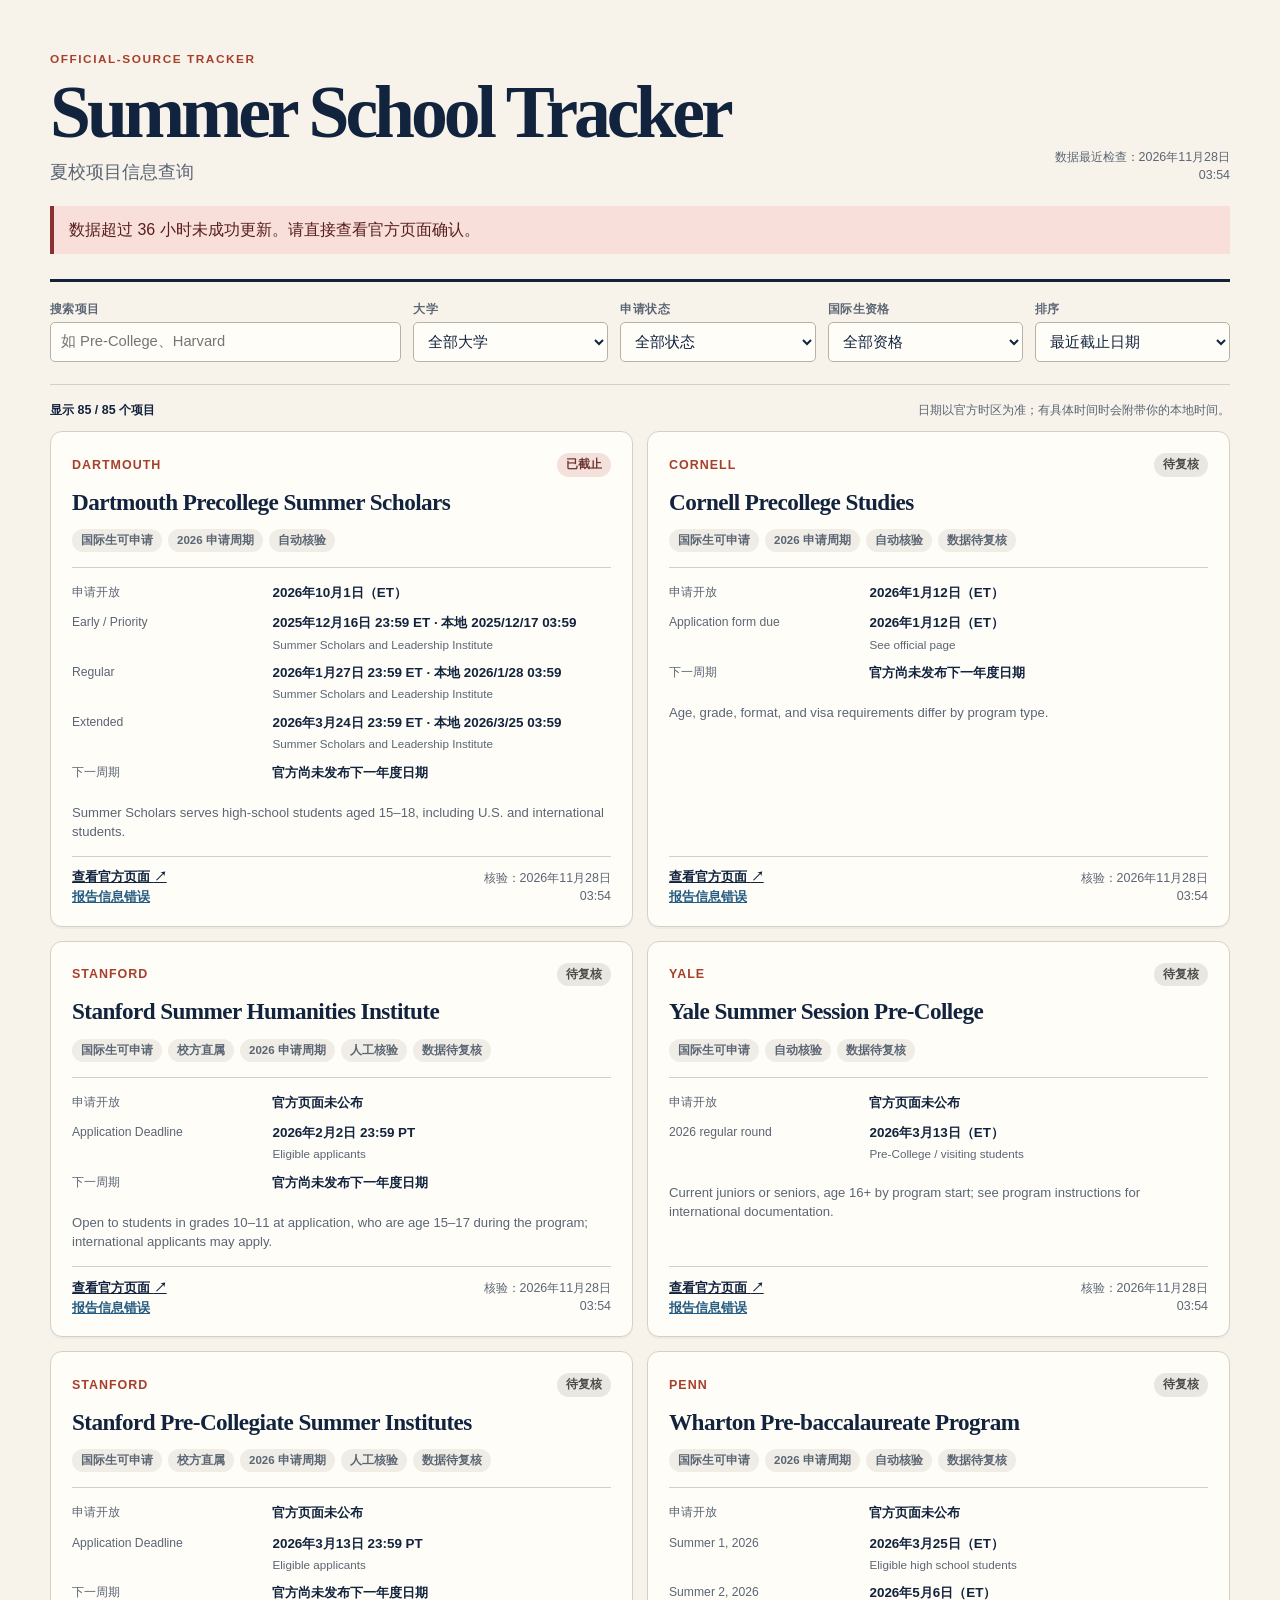
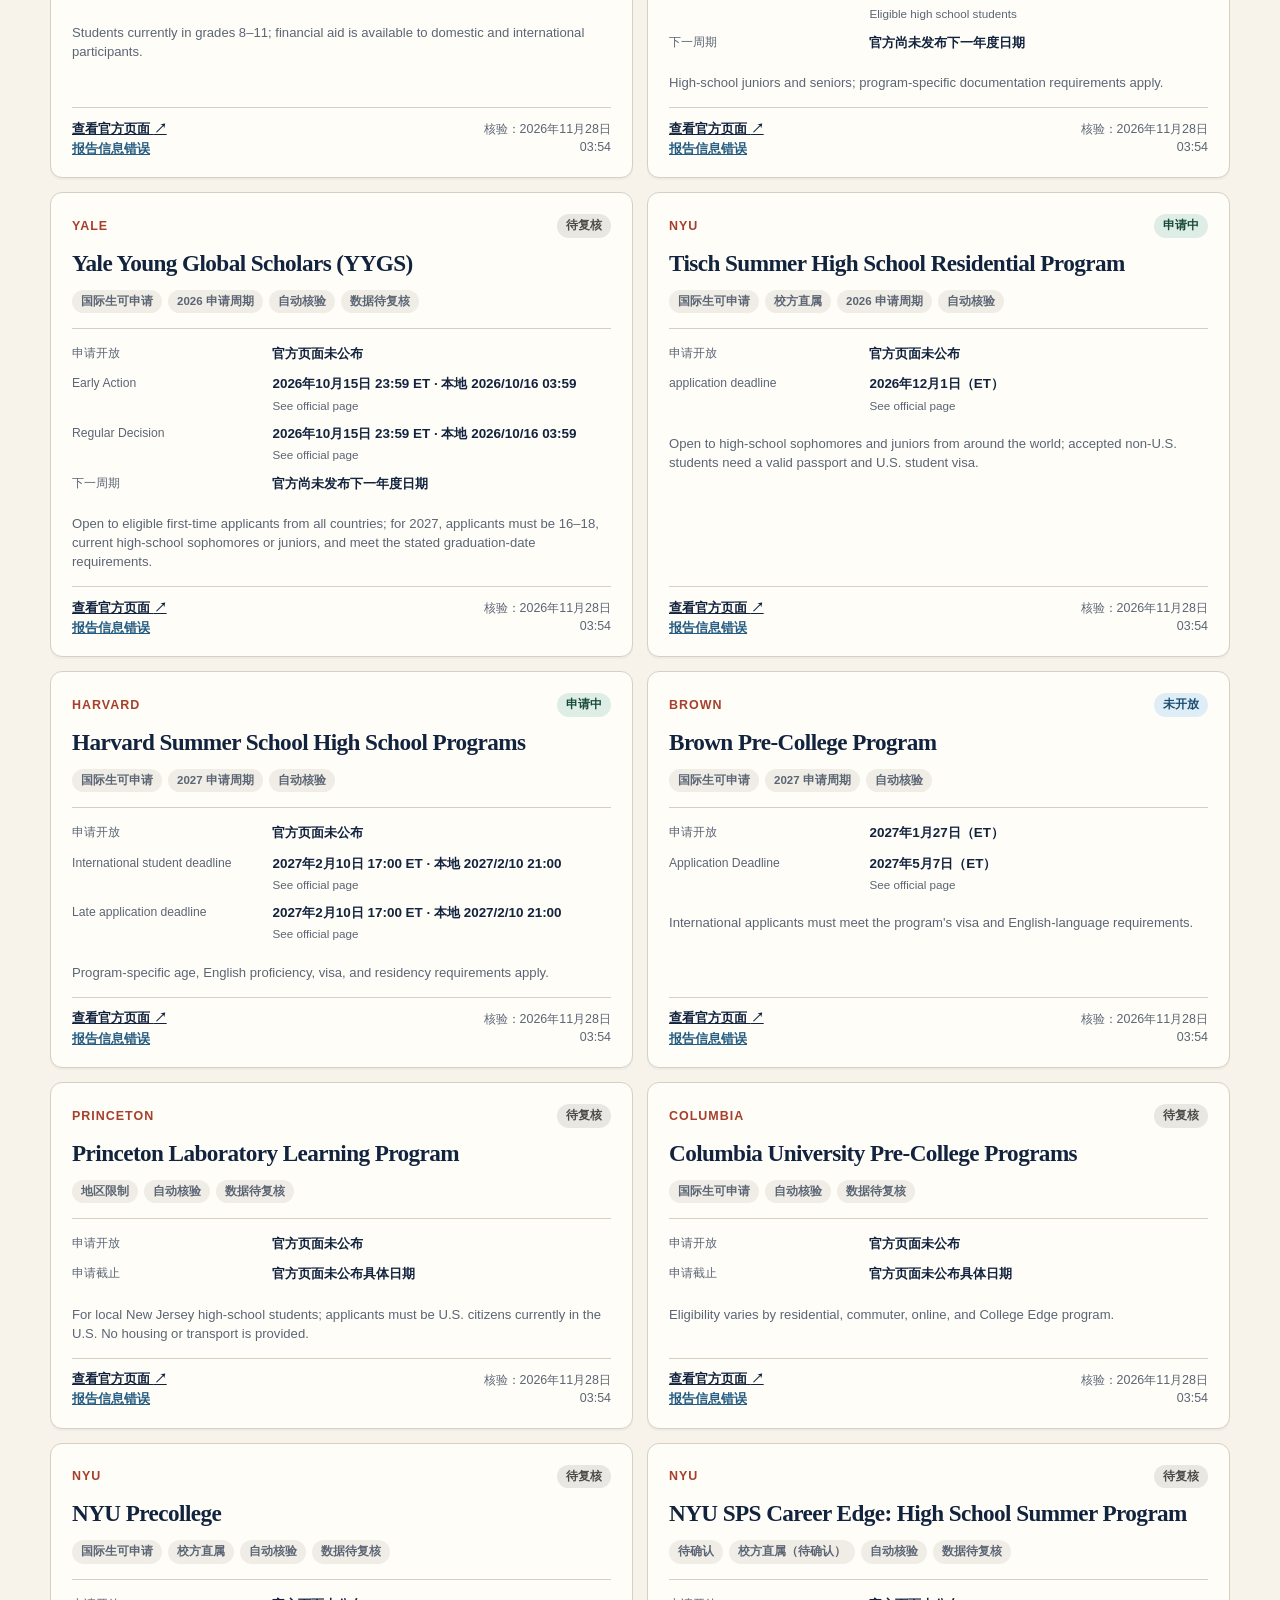
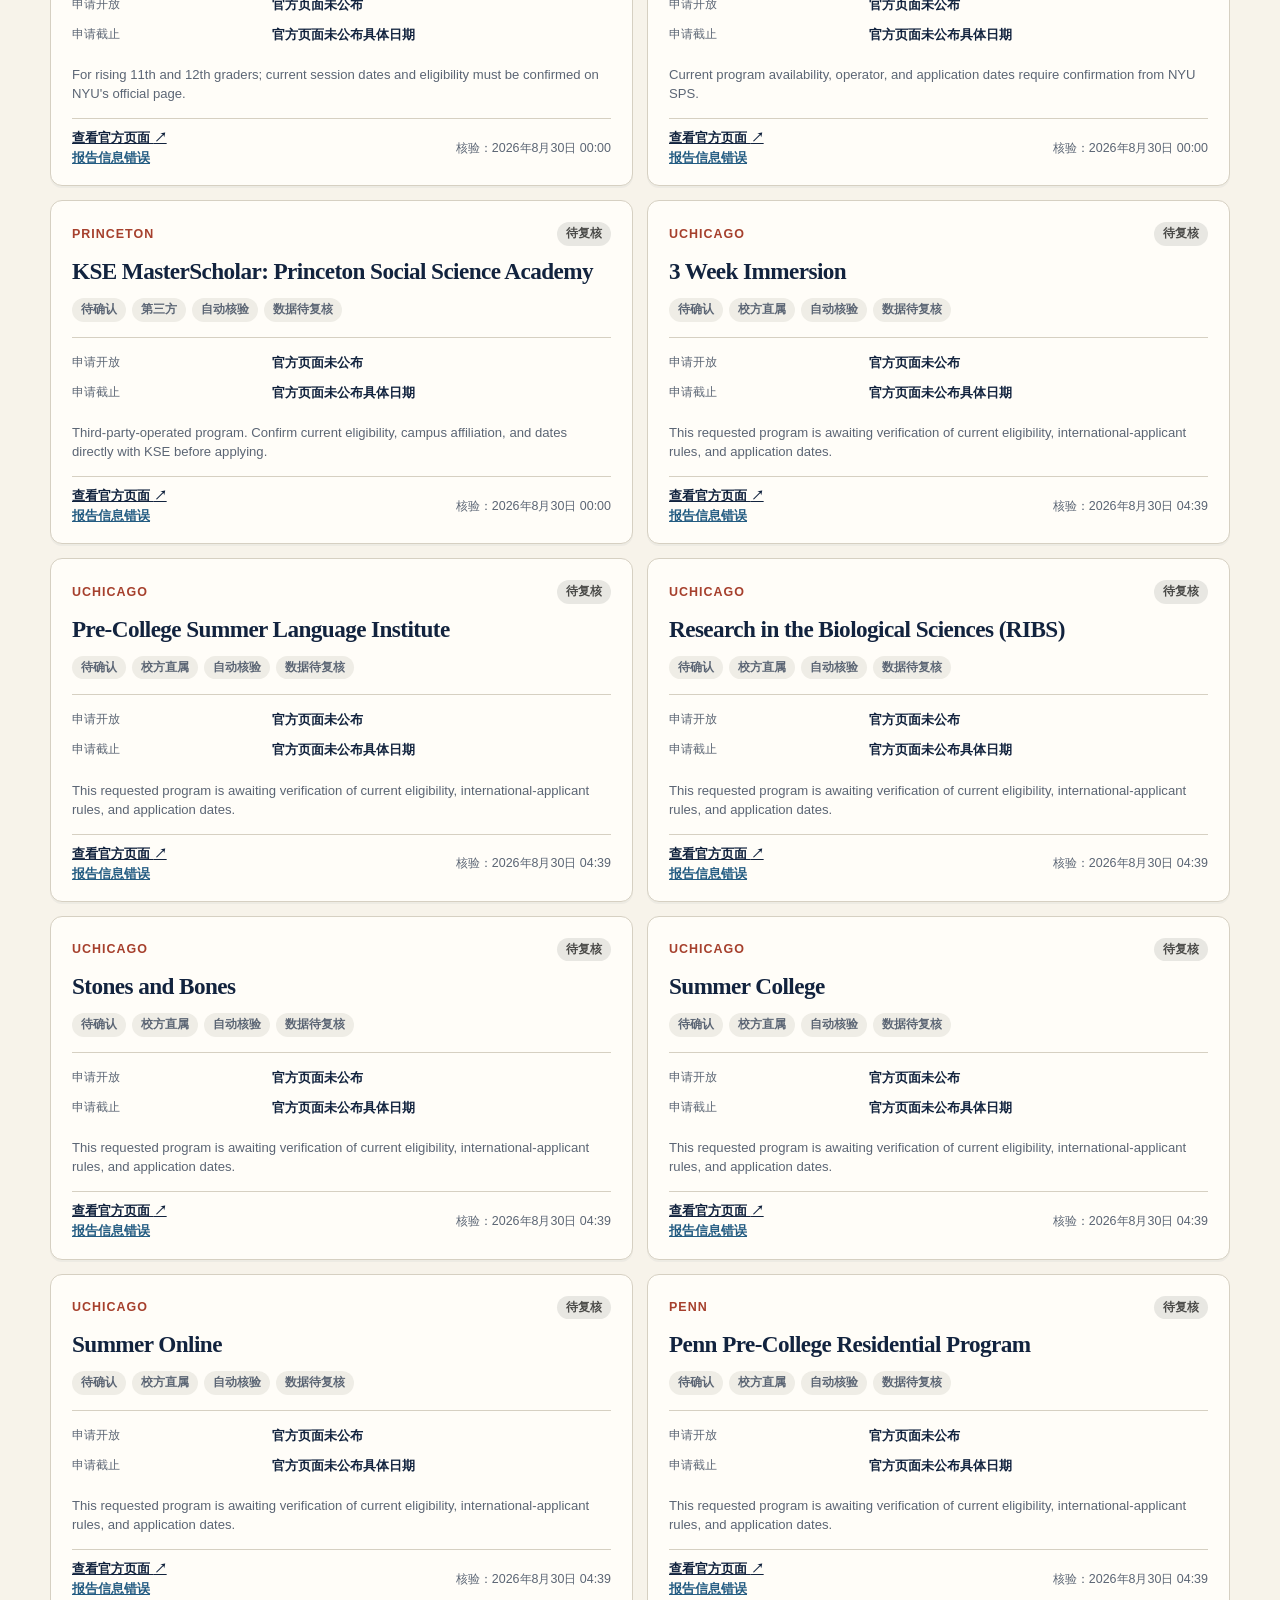
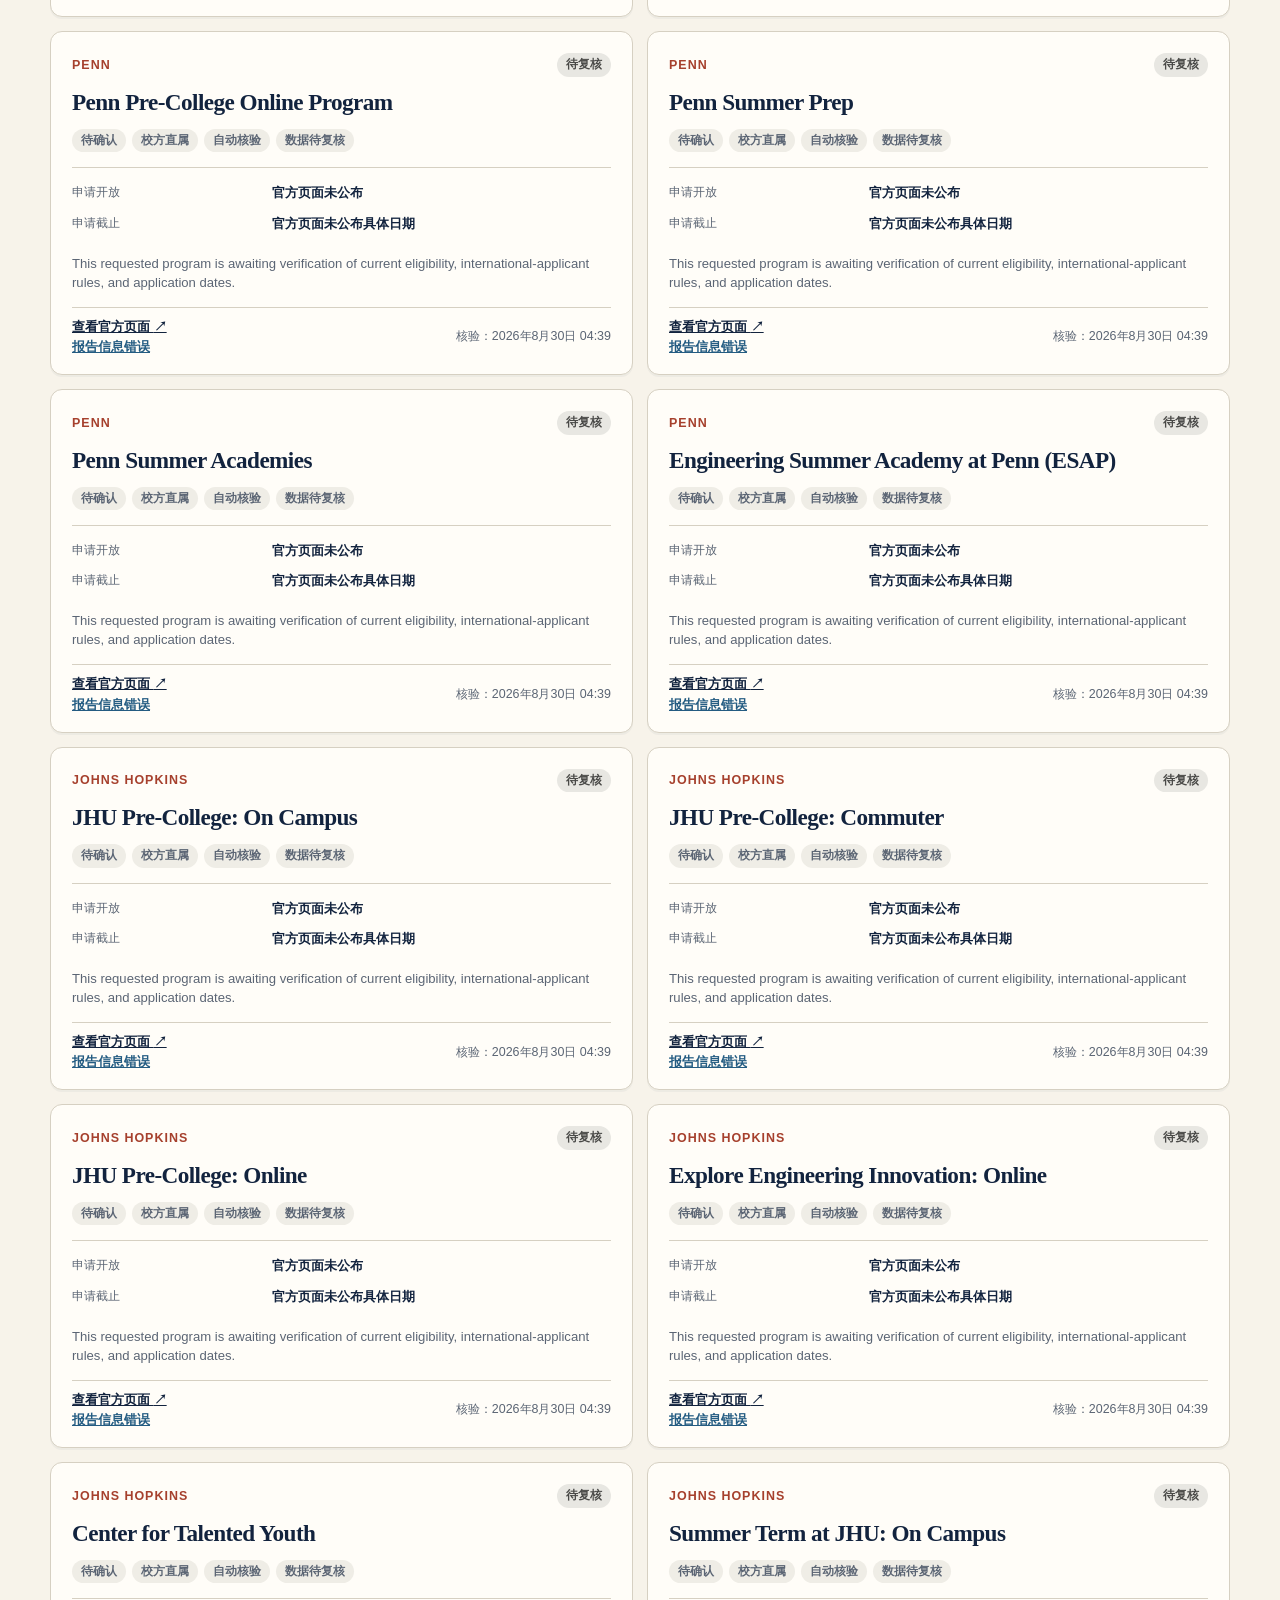
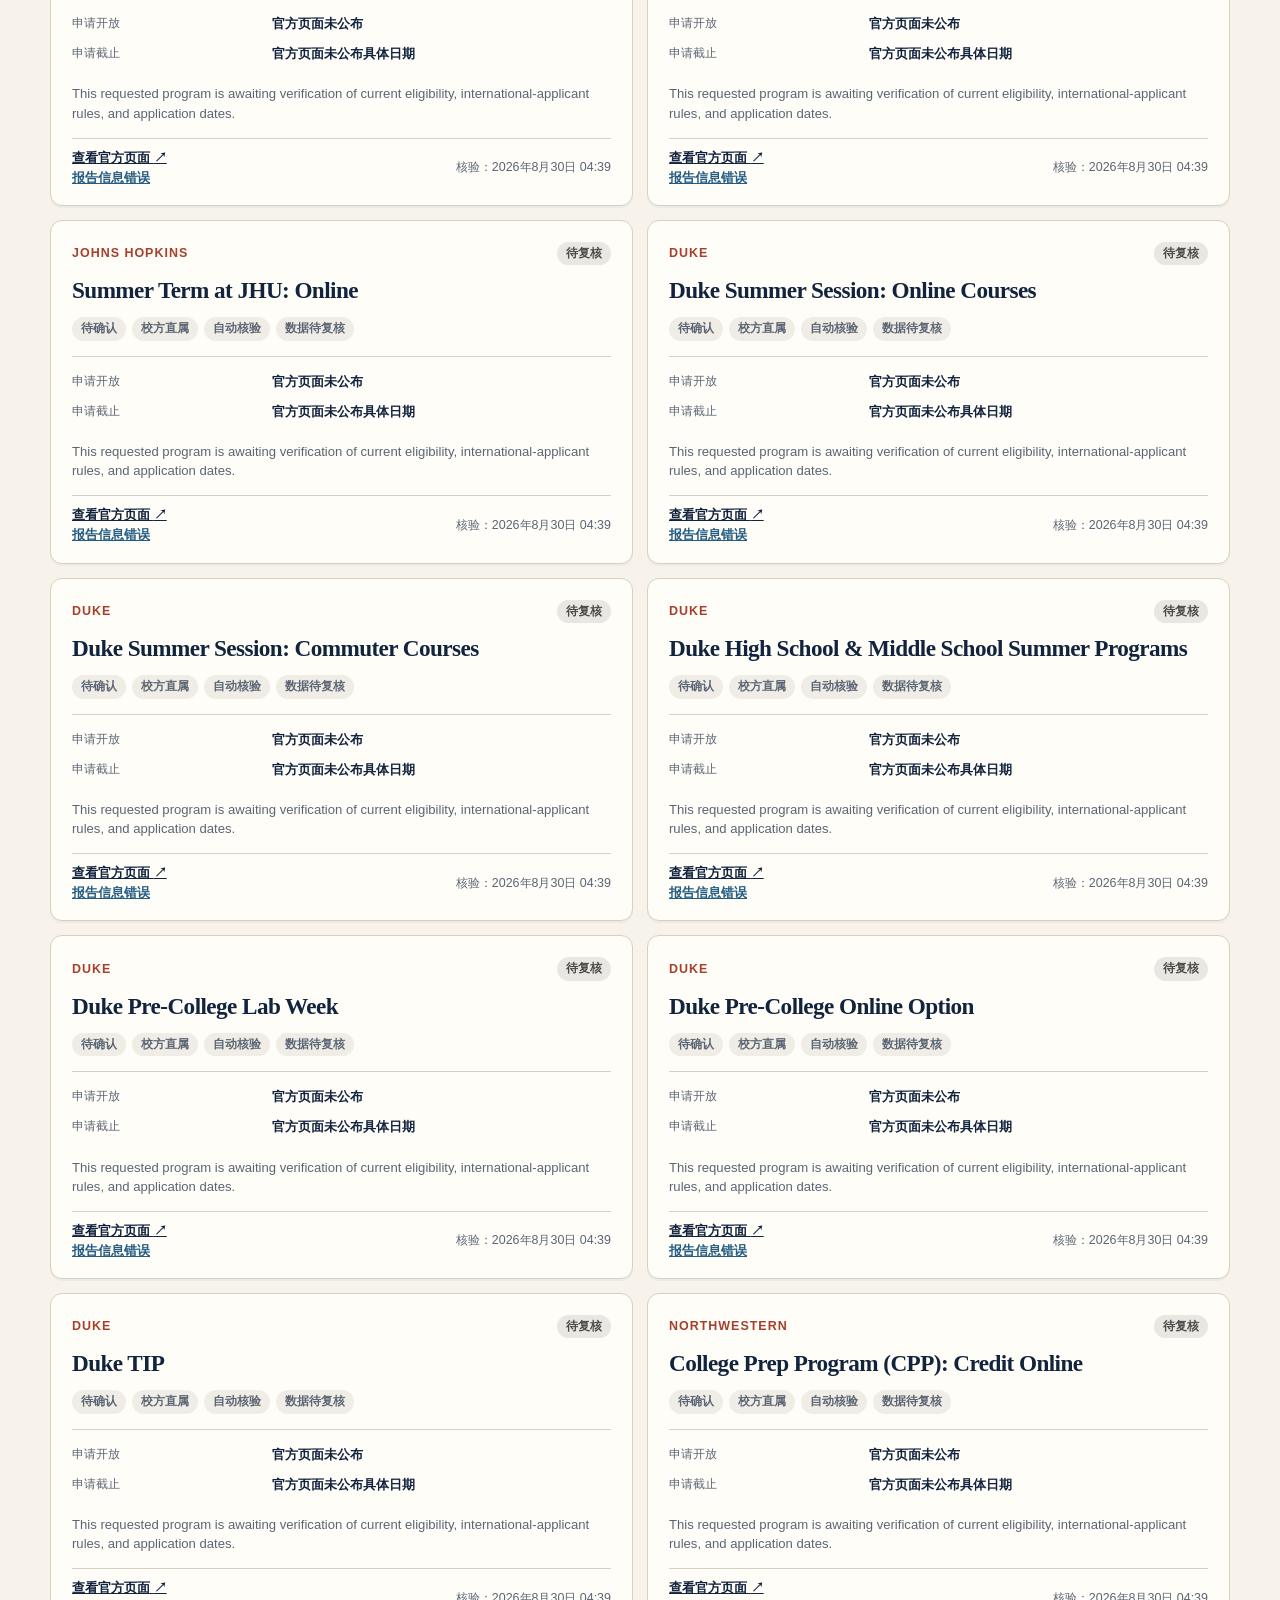
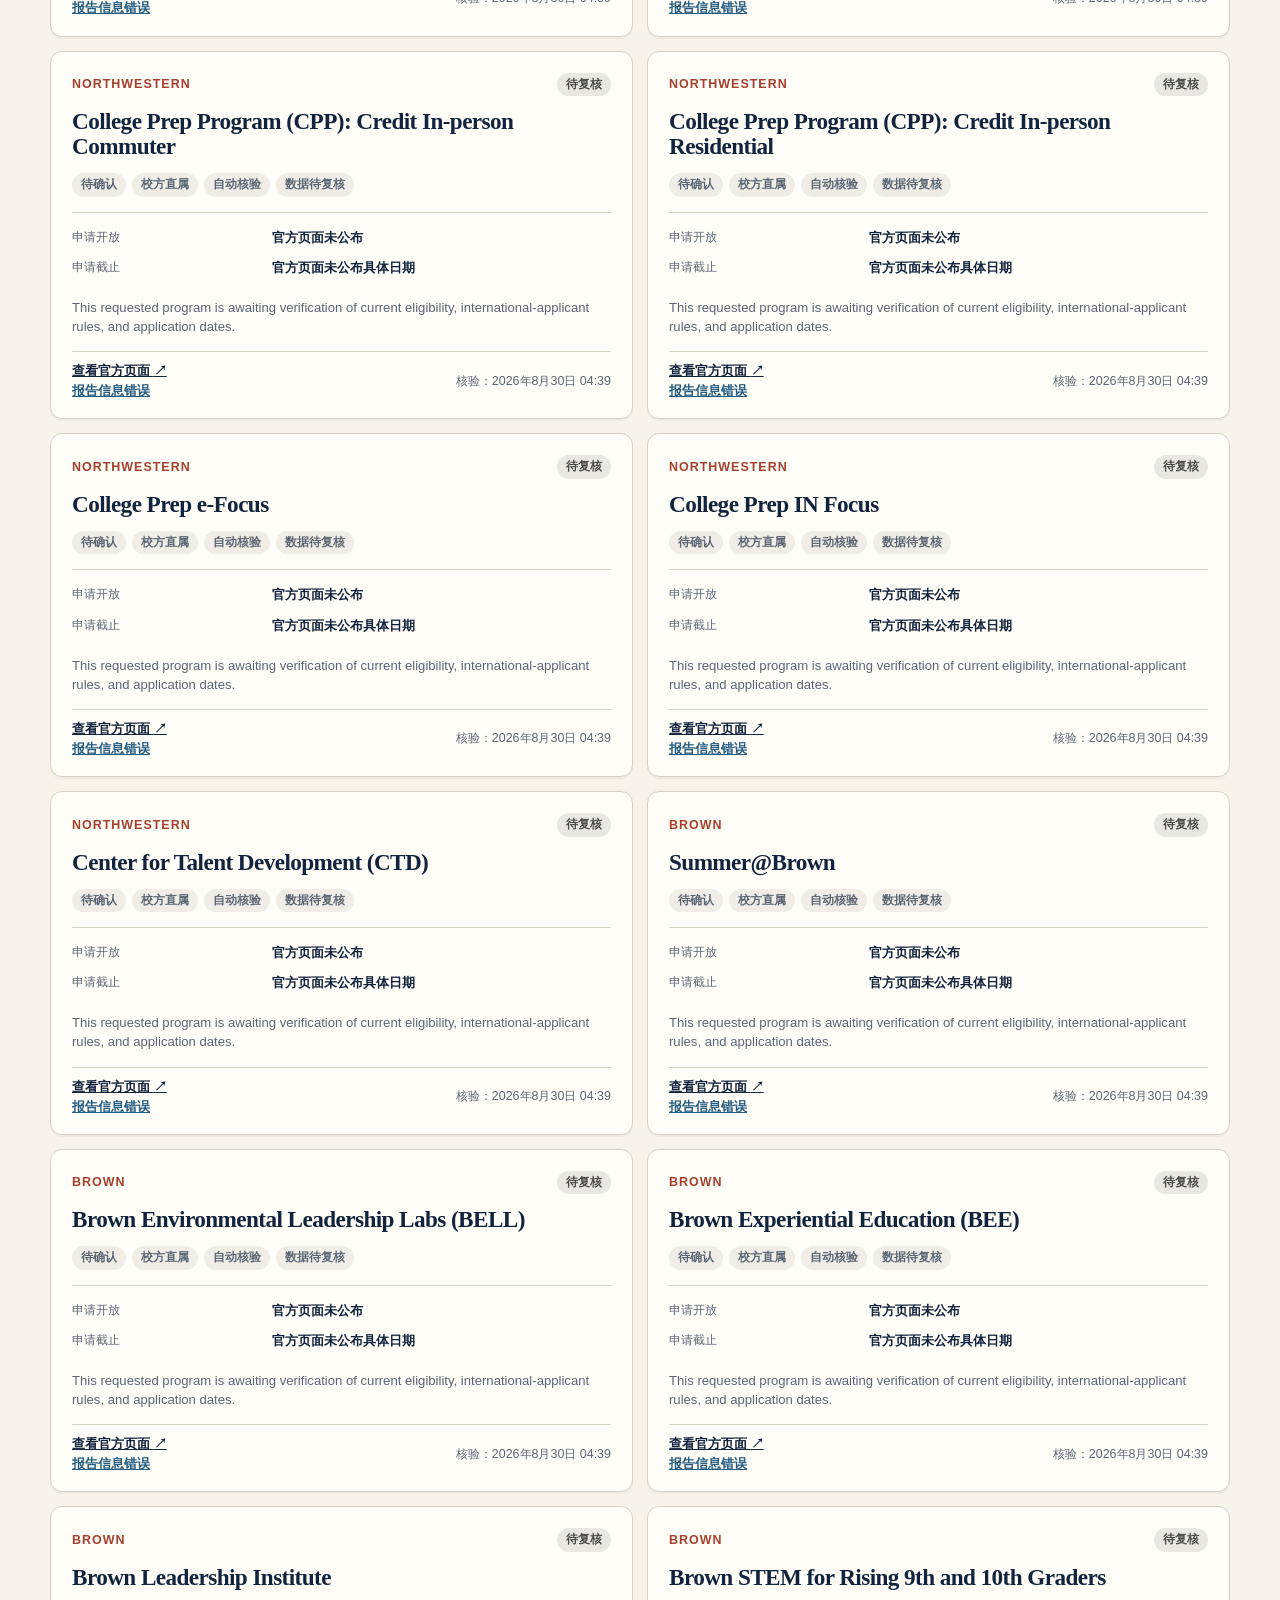
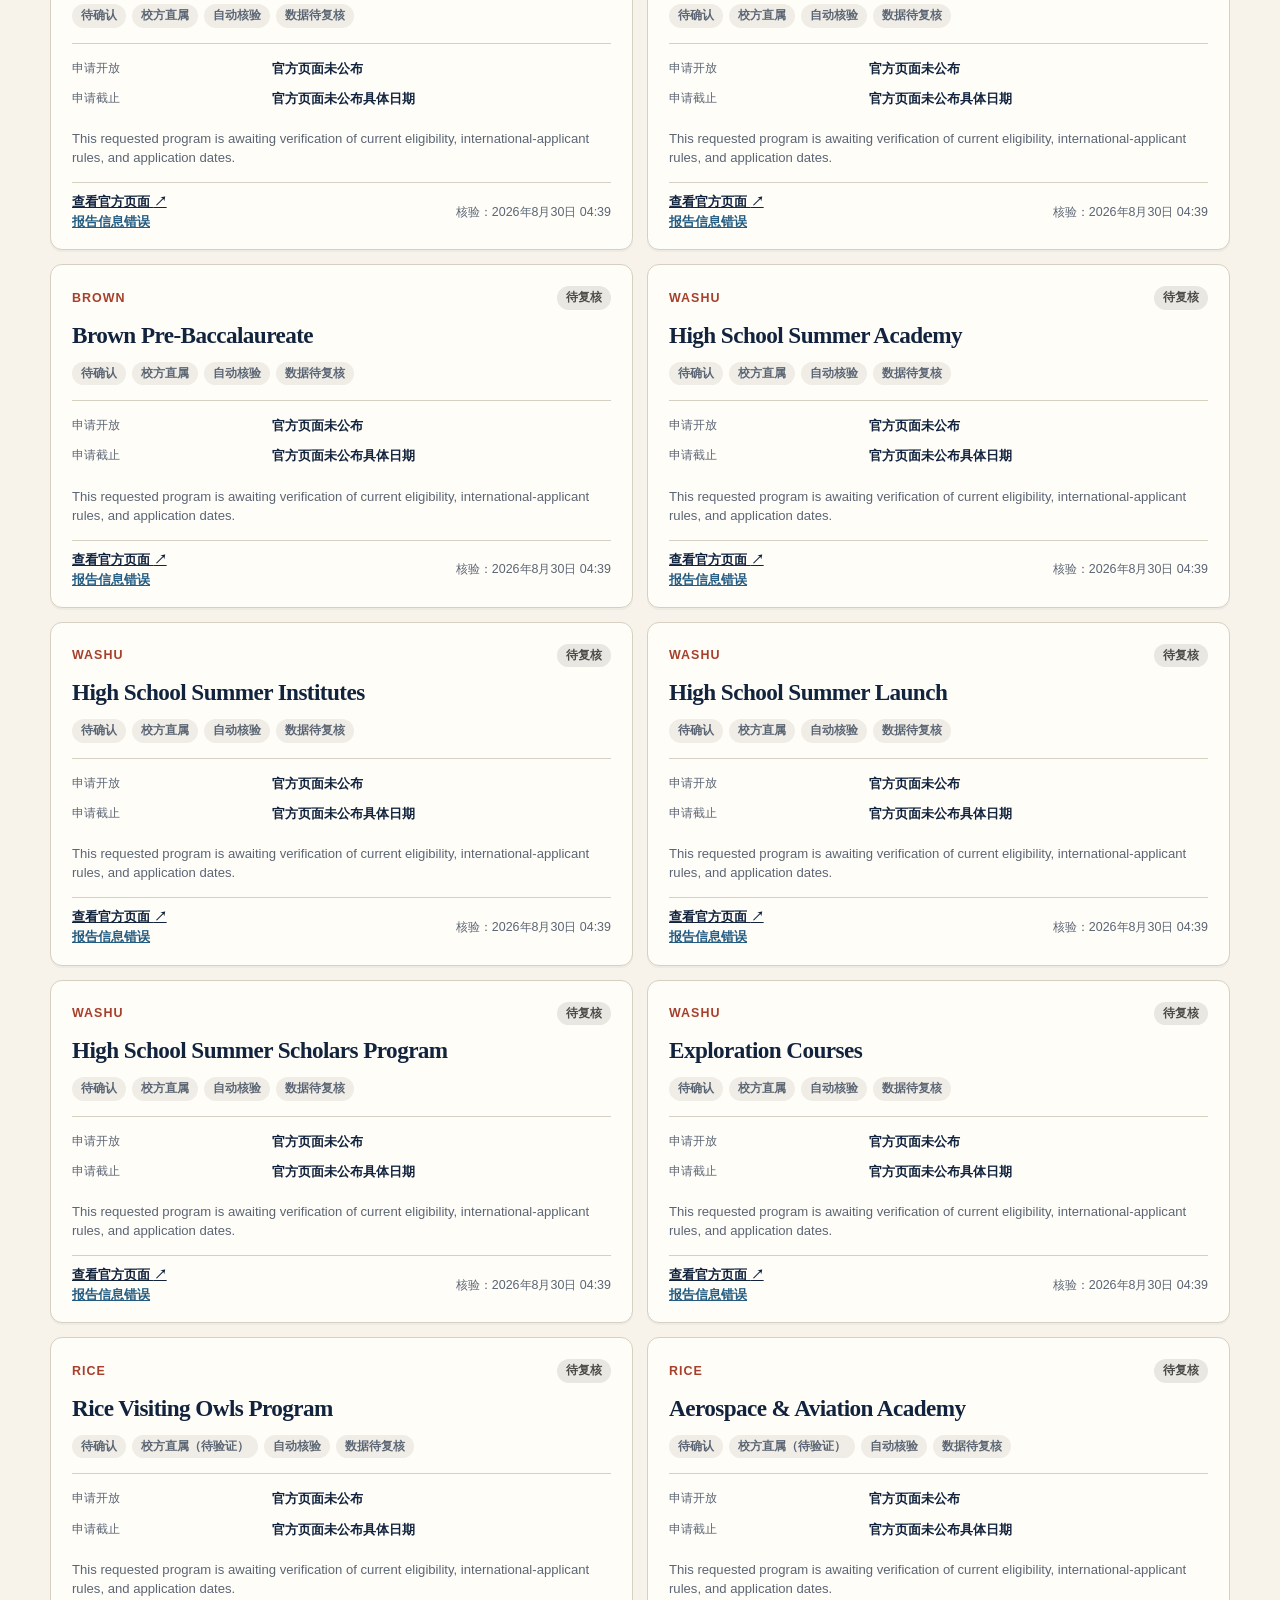
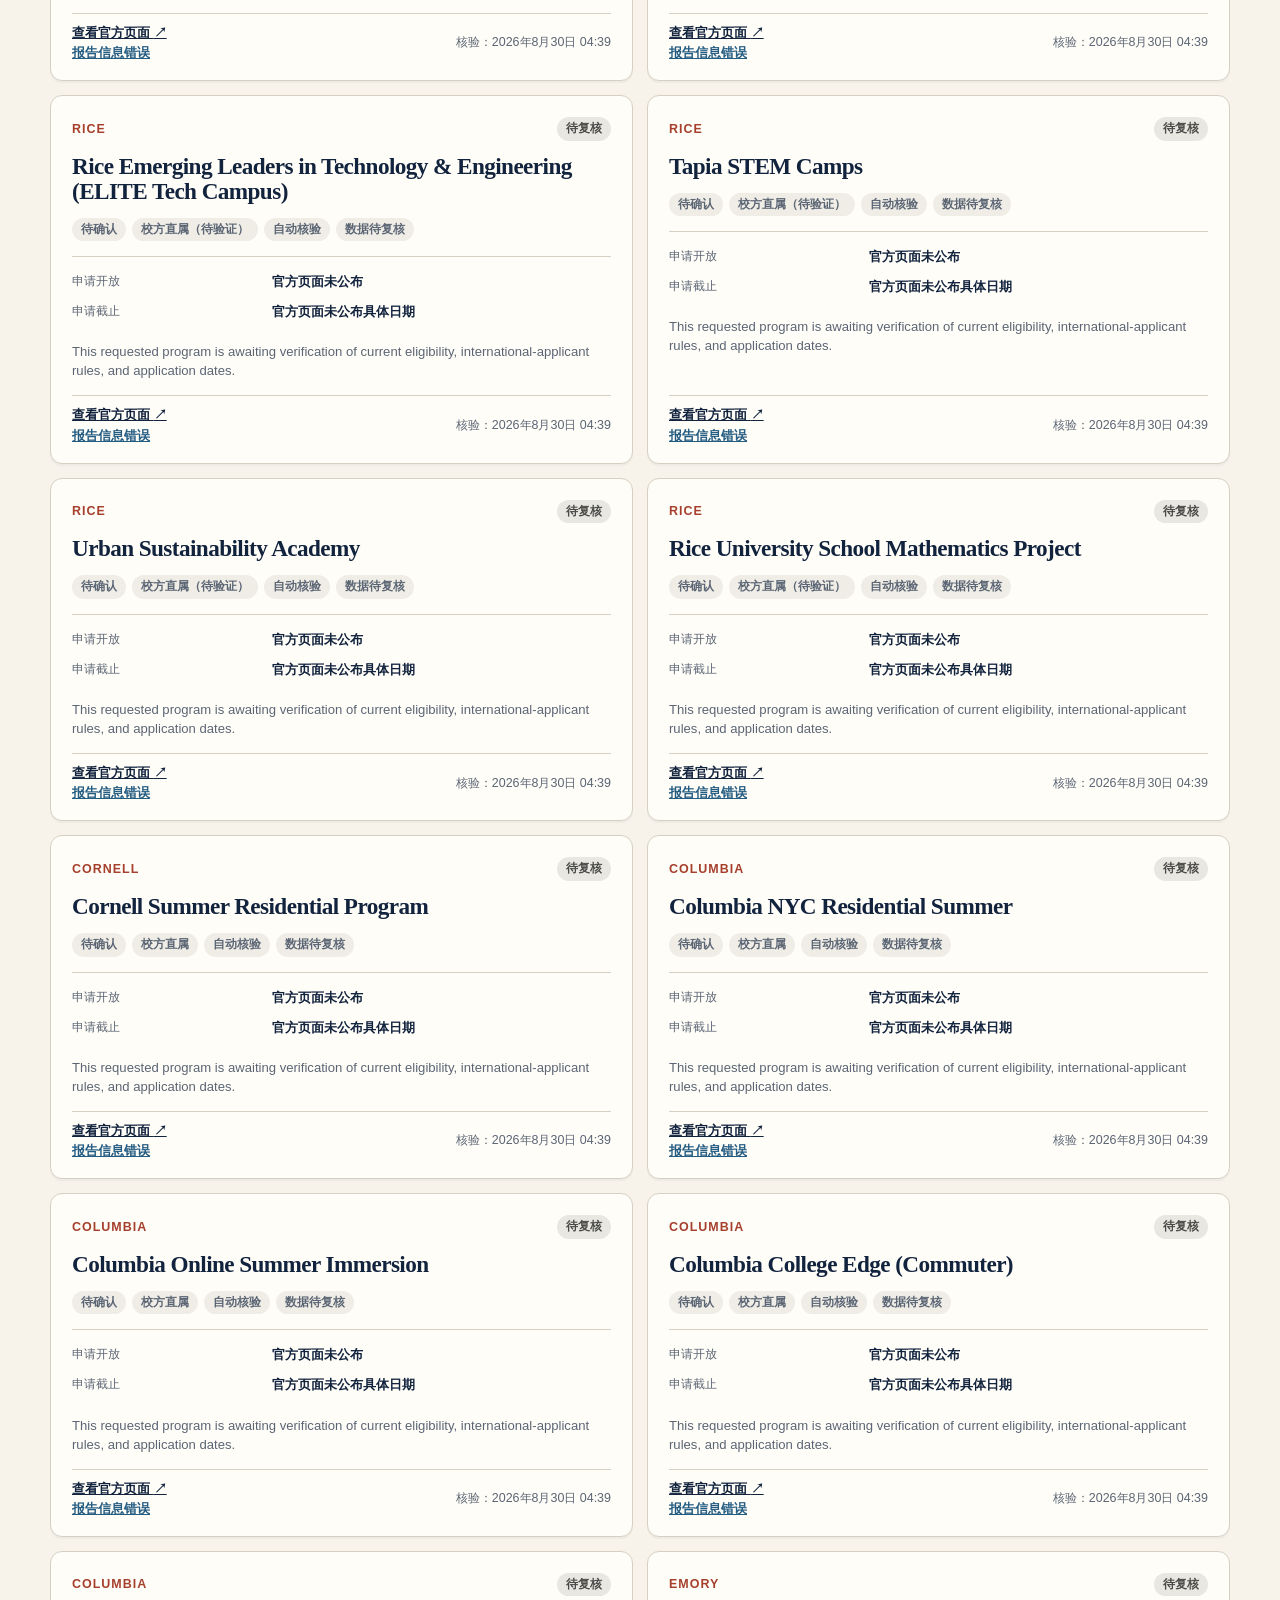
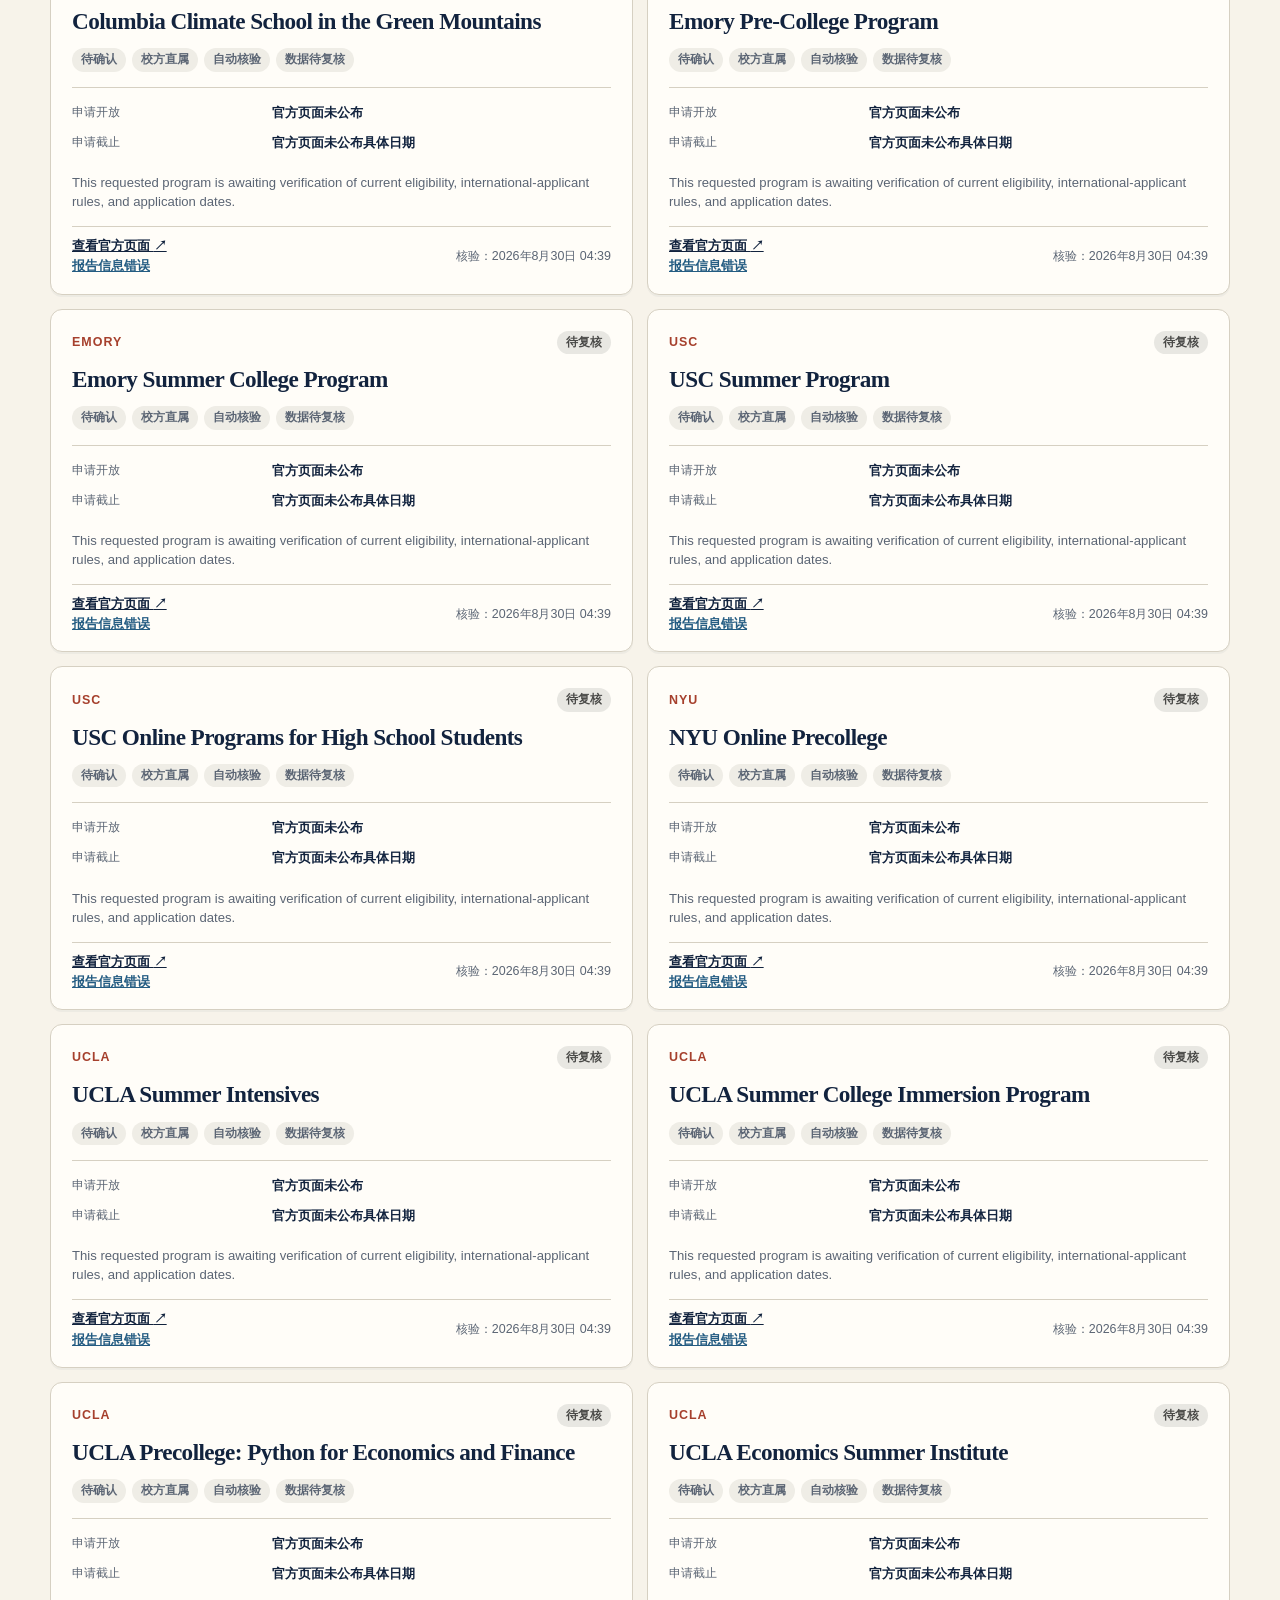
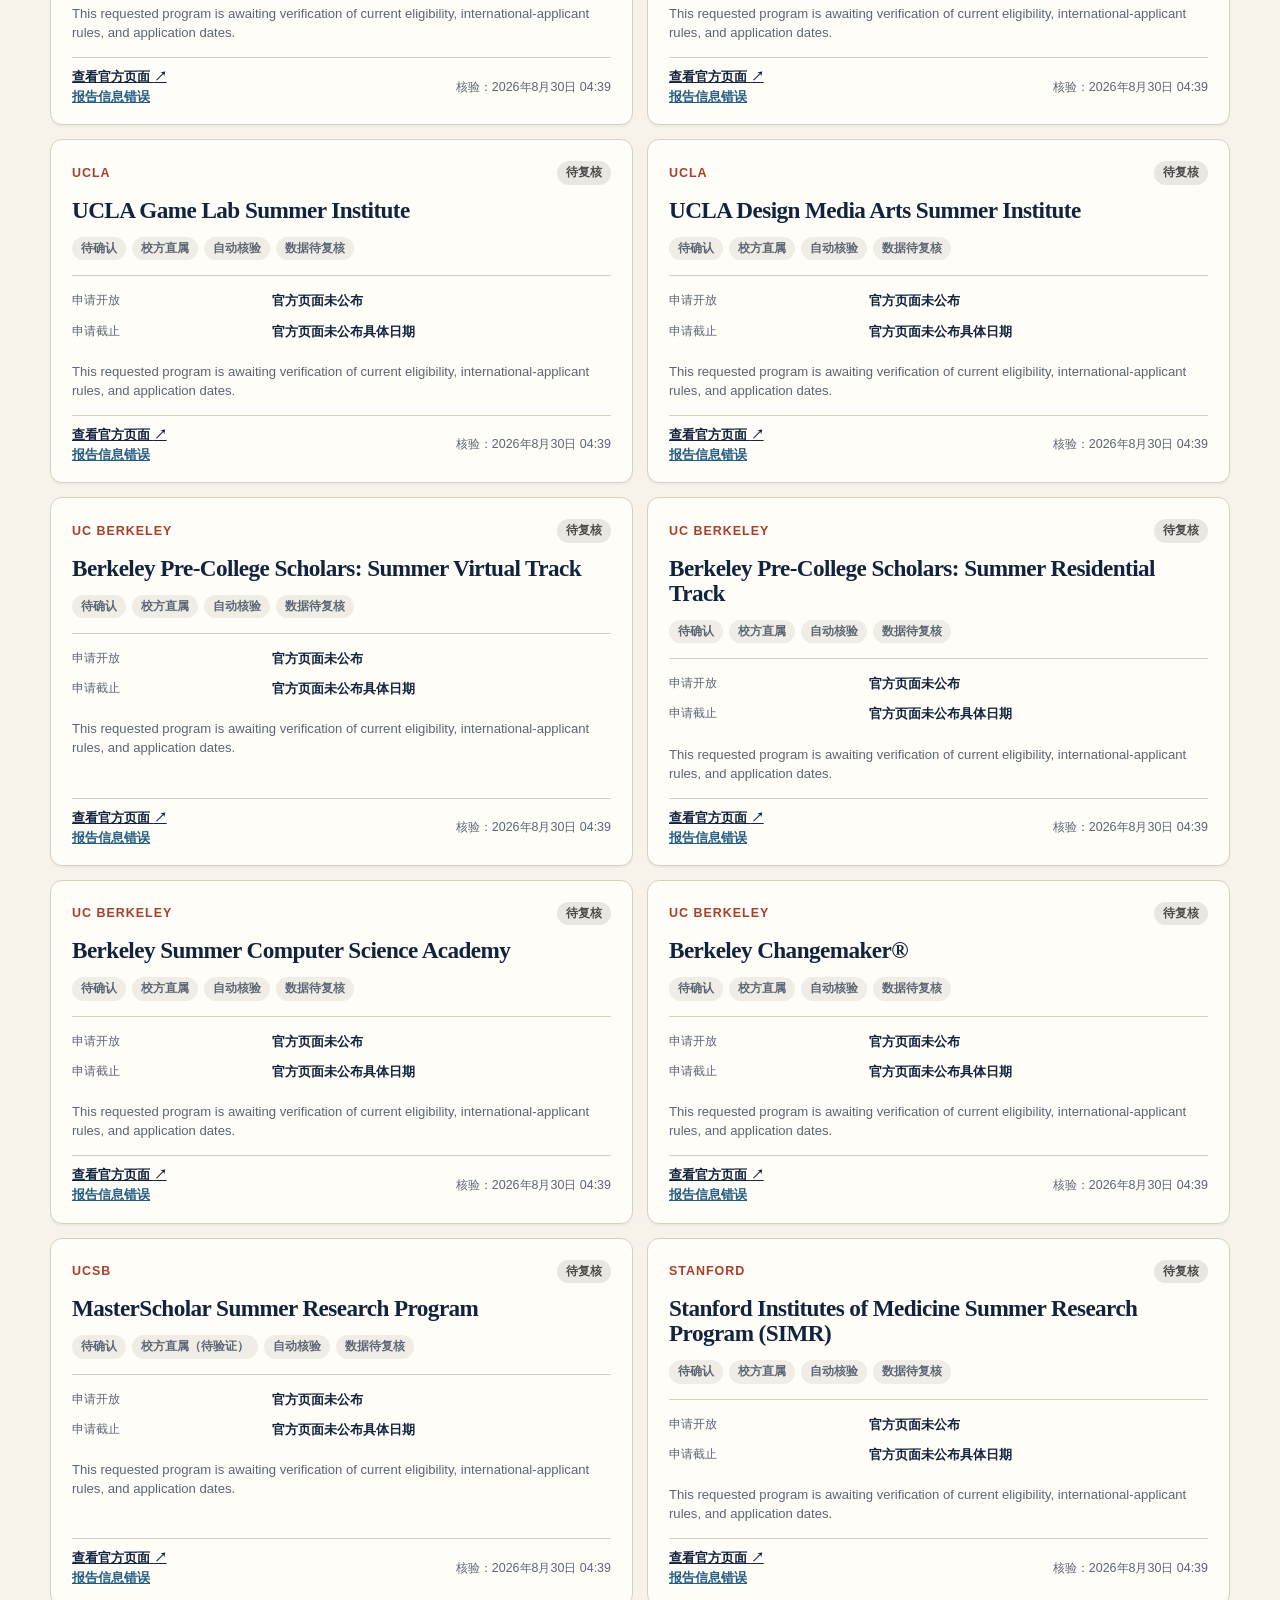
<file: index.html>
<!doctype html>
<html lang="zh-CN">
  <head>
    <meta charset="utf-8" />
    <meta name="viewport" content="width=device-width, initial-scale=1" />
    <meta name="description" content="追踪美国常春藤大学面向高中生夏校项目的官方申请开放时间与截止日期。" />
    <title>Summer School Tracker｜高中生夏校申请日期</title>
    <link rel="stylesheet" href="assets/styles.css" />
  </head>
  <body>
    <a class="skip-link" href="#programs">跳到项目列表</a>
    <main class="page-shell">
      <header class="site-header">
        <p class="eyebrow">OFFICIAL-SOURCE TRACKER</p>
        <div class="heading-row">
          <div>
            <h1>Summer School Tracker</h1>
            <p class="lede">夏校项目信息查询</p>
          </div>
          <p id="updated-at" class="updated-at" aria-live="polite">正在加载最近核验时间…</p>
        </div>
        <div id="stale-banner" class="stale-banner" hidden role="status"></div>
      </header>

      <section class="controls" aria-label="筛选项目">
        <label>
          <span>搜索项目</span>
          <input id="search" type="search" placeholder="如 Pre-College、Harvard" autocomplete="off" />
        </label>
        <label>
          <span>大学</span>
          <select id="university-filter"><option value="all">全部大学</option></select>
        </label>
        <label>
          <span>申请状态</span>
          <select id="status-filter">
            <option value="all">全部状态</option>
            <option value="open">申请中</option>
            <option value="upcoming">未开放</option>
            <option value="rolling">滚动录取</option>
            <option value="closed">已截止</option>
            <option value="unknown">待确认</option>
          </select>
        </label>
        <label>
          <span>国际生资格</span>
          <select id="eligibility-filter">
            <option value="all">全部资格</option>
            <option value="international_allowed">国际生可申请</option>
            <option value="us_only">仅美国学生</option>
            <option value="local_only">地区限制</option>
            <option value="unknown">待确认</option>
          </select>
        </label>
        <label>
          <span>排序</span>
          <select id="sort-filter">
            <option value="deadline">最近截止日期</option>
            <option value="university">大学名称</option>
            <option value="checked">最近核验</option>
          </select>
        </label>
      </section>

      <section class="list-heading" aria-label="项目结果">
        <p id="result-count" aria-live="polite"></p>
        <p>日期以官方时区为准；有具体时间时会附带你的本地时间。</p>
      </section>
      <section id="programs" class="program-list" aria-live="polite"></section>

      <section class="notice" aria-labelledby="notice-title">
        <h2 id="notice-title">使用说明</h2>
        <p>本页每天尝试核验大学官方页面。页面改版、访问限制或日期冲突时，会保留上次可信信息并标示“待复核”。申请前请始终打开官方链接确认最终要求、资格和截止时间。</p>
      </section>
    </main>
    <template id="program-template">
      <article class="program-card">
        <div class="program-topline">
          <p class="university"></p>
          <span class="status-pill"></span>
        </div>
        <h2></h2>
        <div class="tags"></div>
        <dl class="dates"></dl>
        <p class="eligibility-note"></p>
        <div class="card-footer">
          <div class="card-links">
            <a class="source-link" target="_blank" rel="noreferrer">查看官方页面 <span aria-hidden="true">↗</span></a>
            <a class="correction-link" target="_blank" rel="noreferrer">报告信息错误</a>
          </div>
          <p class="checked-at"></p>
        </div>
      </article>
    </template>
    <script src="assets/app.js" defer></script>
  </body>
</html>
</file>
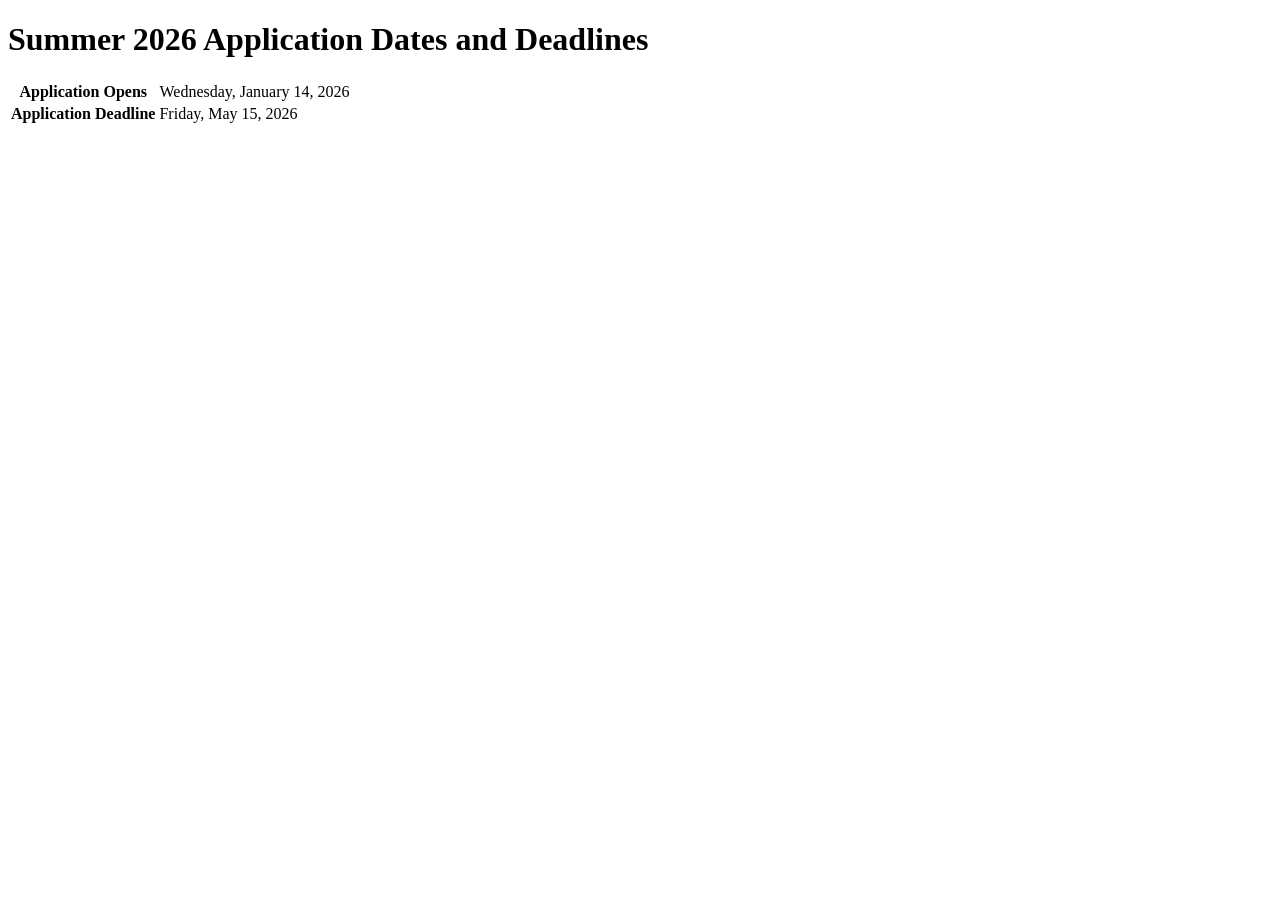
<file: tests/fixtures/brown.html>
<!doctype html><html><body>
<h1>Summer 2026 Application Dates and Deadlines</h1>
<table><tr><th>Application Opens</th><td>Wednesday, January 14, 2026</td></tr>
<tr><th>Application Deadline</th><td>Friday, May 15, 2026</td></tr></table>
</body></html>
</file>
<file: assets/styles.css>
:root {
  color-scheme: light;
  --ink: #12233e;
  --muted: #5b6574;
  --paper: #f7f3ea;
  --surface: #fffdf8;
  --line: #d6d0c2;
  --accent: #a6402d;
  --green: #27634b;
  --amber: #8b5d12;
  --blue: #245c82;
  --danger: #8b3030;
  --radius: 12px;
}

* { box-sizing: border-box; }
body { margin: 0; background: var(--paper); color: var(--ink); font-family: Georgia, "Times New Roman", serif; line-height: 1.5; }
button, input, select { font: inherit; }
.page-shell { width: min(1180px, calc(100% - 32px)); margin: 0 auto; padding: 52px 0 44px; }
.skip-link { position: fixed; top: -100px; left: 16px; background: var(--ink); color: white; padding: 8px 12px; z-index: 2; }
.skip-link:focus { top: 16px; }
.site-header { border-bottom: 3px solid var(--ink); padding-bottom: 25px; }
.eyebrow { color: var(--accent); font: 700 .74rem/1.2 Arial, sans-serif; letter-spacing: .13em; margin: 0 0 12px; }
.heading-row { display: flex; justify-content: space-between; gap: 28px; align-items: end; }
h1, h2, p { margin-top: 0; }
h1 { font-size: clamp(2.4rem, 6vw, 4.6rem); letter-spacing: -.055em; line-height: .94; margin-bottom: 12px; }
.lede { color: var(--muted); font-size: 1.12rem; margin-bottom: 0; }
.updated-at, .checked-at { color: var(--muted); font: .78rem/1.45 Arial, sans-serif; }
.updated-at { max-width: 210px; margin-bottom: 2px; text-align: right; }
.stale-banner { margin-top: 20px; padding: 12px 15px; color: #581d1d; background: #f8dfd9; border-left: 4px solid var(--danger); font-family: Arial, sans-serif; }
.controls { display: grid; grid-template-columns: 1.8fr repeat(4, 1fr); gap: 12px; padding: 22px 0; border-bottom: 1px solid var(--line); }
.controls label { color: var(--muted); display: grid; gap: 6px; font: 700 .72rem/1 Arial, sans-serif; letter-spacing: .04em; }
input, select { width: 100%; color: var(--ink); background: var(--surface); border: 1px solid #b8b1a4; border-radius: 5px; padding: 10px; font: .92rem/1.2 Arial, sans-serif; }
input:focus, select:focus, a:focus { outline: 3px solid #e8bb70; outline-offset: 2px; }
.list-heading { display: flex; justify-content: space-between; gap: 16px; padding: 17px 0 12px; color: var(--muted); font: .78rem/1.4 Arial, sans-serif; }
.list-heading p { margin: 0; }
#result-count { color: var(--ink); font-weight: 700; }
.program-list { display: grid; grid-template-columns: repeat(2, minmax(0, 1fr)); gap: 14px; }
.program-card { display: flex; flex-direction: column; min-height: 310px; padding: 21px; border: 1px solid var(--line); border-radius: var(--radius); background: var(--surface); box-shadow: 0 2px 0 rgba(18,35,62,.04); }
.program-topline, .card-footer { display: flex; gap: 12px; justify-content: space-between; align-items: center; }
.university { color: var(--accent); margin: 0; font: 700 .78rem/1 Arial, sans-serif; letter-spacing: .08em; text-transform: uppercase; }
.program-card h2 { font-size: 1.45rem; line-height: 1.08; letter-spacing: -.025em; margin: 13px 0 14px; }
.status-pill, .tag { display: inline-flex; width: max-content; align-items: center; border-radius: 100px; font: 700 .72rem/1 Arial, sans-serif; padding: 6px 9px; }
.status-open { color: #164a36; background: #deeee6; }.status-upcoming { color: #194d70; background: #dfedf6; }.status-rolling { color: #725015; background: #f6ebd5; }.status-closed { color: #6d3431; background: #f4e1dc; }.status-unknown { color: #494947; background: #e8e7e2; }
.tags { display: flex; flex-wrap: wrap; gap: 6px; margin-bottom: 15px; }.tag { color: var(--muted); background: #efede6; }
.dates { border-top: 1px solid var(--line); margin: 0; padding-top: 10px; font-family: Arial, sans-serif; }.dates div { display: grid; grid-template-columns: minmax(95px, .72fr) 1.28fr; gap: 10px; padding: 5px 0; }.dates dt { color: var(--muted); font-size: .76rem; }.dates dd { margin: 0; font-size: .84rem; font-weight: 700; }.dates .raw { display: block; margin-top: 2px; color: var(--muted); font-size: .73rem; font-weight: 400; }
.eligibility-note { color: var(--muted); margin: 15px 0; font: .82rem/1.45 Arial, sans-serif; }.card-footer { margin-top: auto; padding-top: 12px; border-top: 1px solid var(--line); }.card-links { display: grid; gap: 7px; }.source-link, .correction-link { color: var(--ink); font: 700 .82rem/1 Arial, sans-serif; }.correction-link { color: var(--blue); }.checked-at { margin: 0; text-align: right; max-width: 160px; }
.notice { margin-top: 36px; border-top: 1px solid var(--line); padding-top: 18px; color: var(--muted); font-family: Arial, sans-serif; }.notice h2 { color: var(--ink); font: 700 .9rem/1 Arial, sans-serif; }.notice p { max-width: 800px; font-size: .84rem; }
.empty { grid-column: 1 / -1; padding: 30px; text-align: center; border: 1px dashed var(--line); color: var(--muted); font-family: Arial, sans-serif; }
@media (max-width: 850px) { .controls { grid-template-columns: repeat(2, 1fr); }.controls label:first-child { grid-column: 1 / -1; }.heading-row { align-items: start; flex-direction: column; }.updated-at { max-width: none; text-align: left; }.program-list { grid-template-columns: 1fr; } }
@media (max-width: 520px) { .page-shell { width: min(100% - 24px, 1180px); padding-top: 34px; }.controls { grid-template-columns: 1fr; }.controls label:first-child { grid-column: auto; }.list-heading { flex-direction: column; }.program-card { min-height: 0; padding: 18px; }.card-footer { align-items: end; }.dates div { grid-template-columns: 1fr; gap: 2px; }.checked-at { font-size: .68rem; } }
</file>
